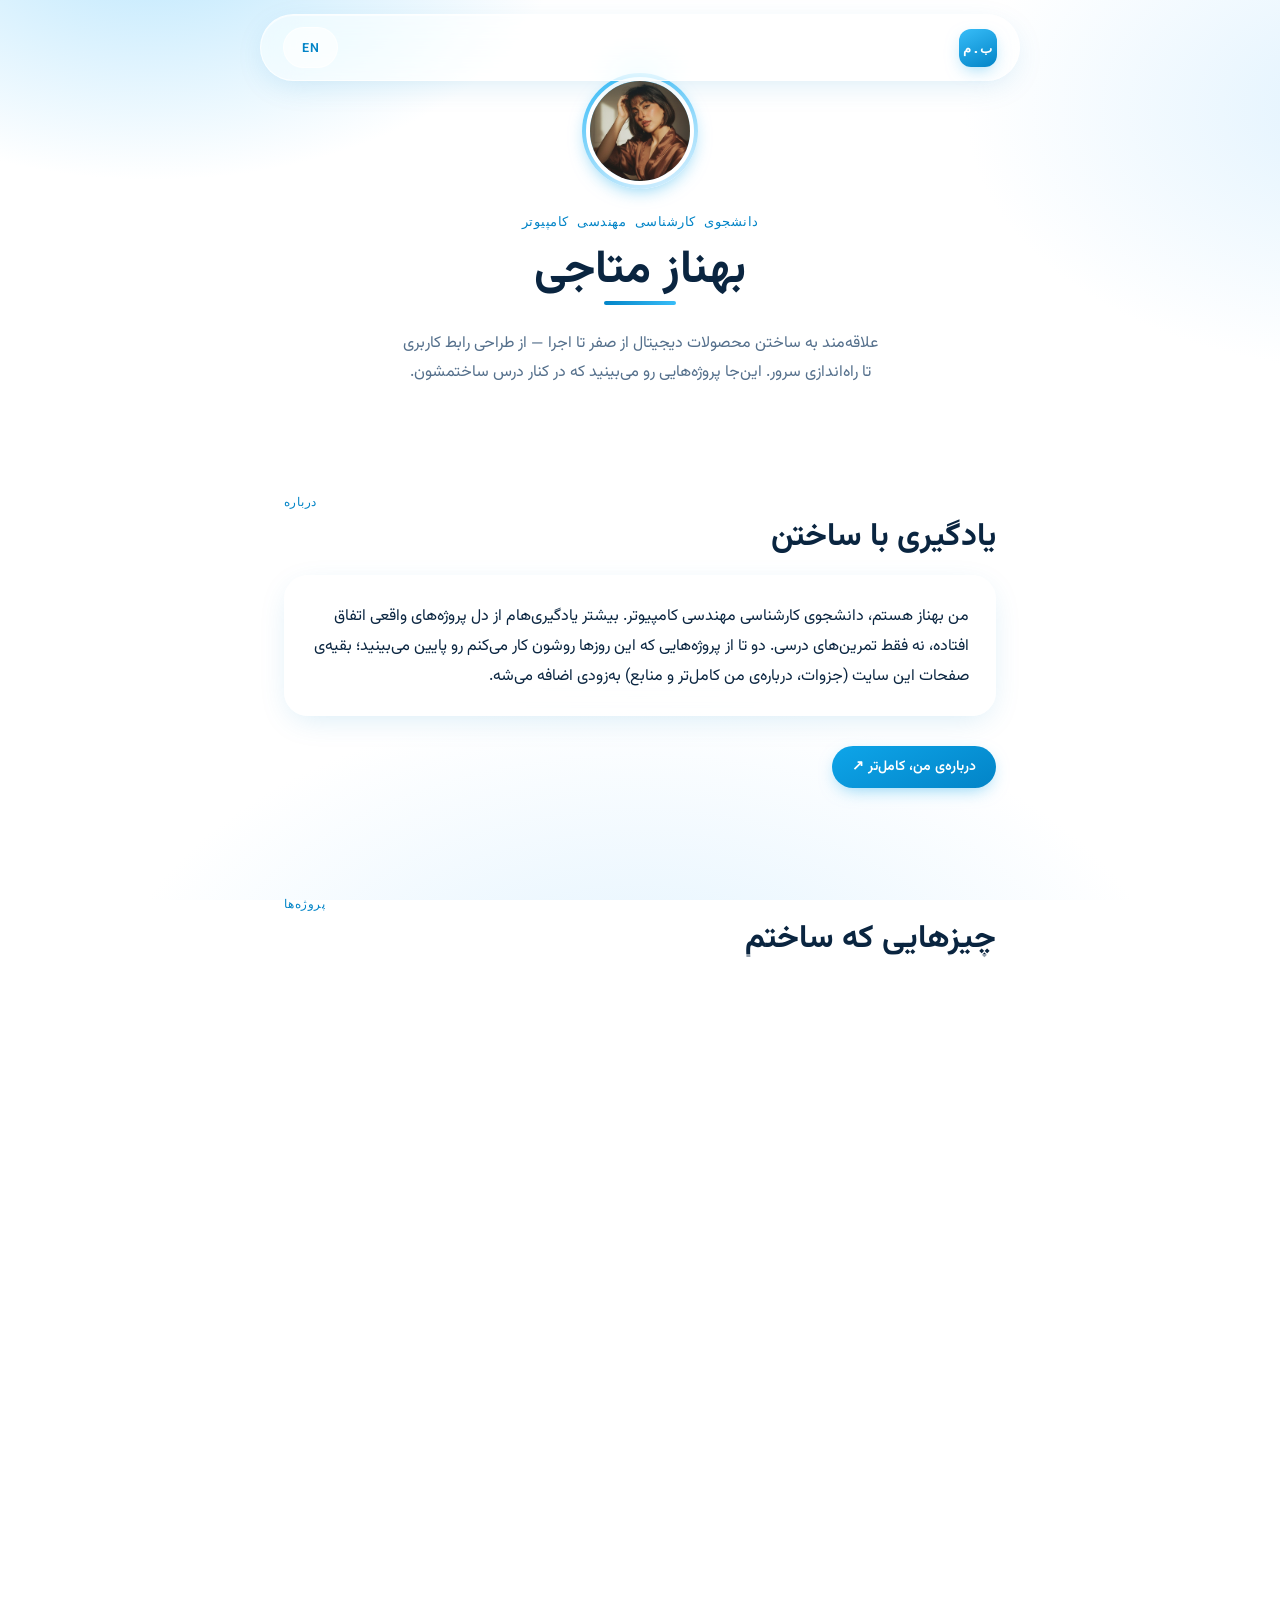
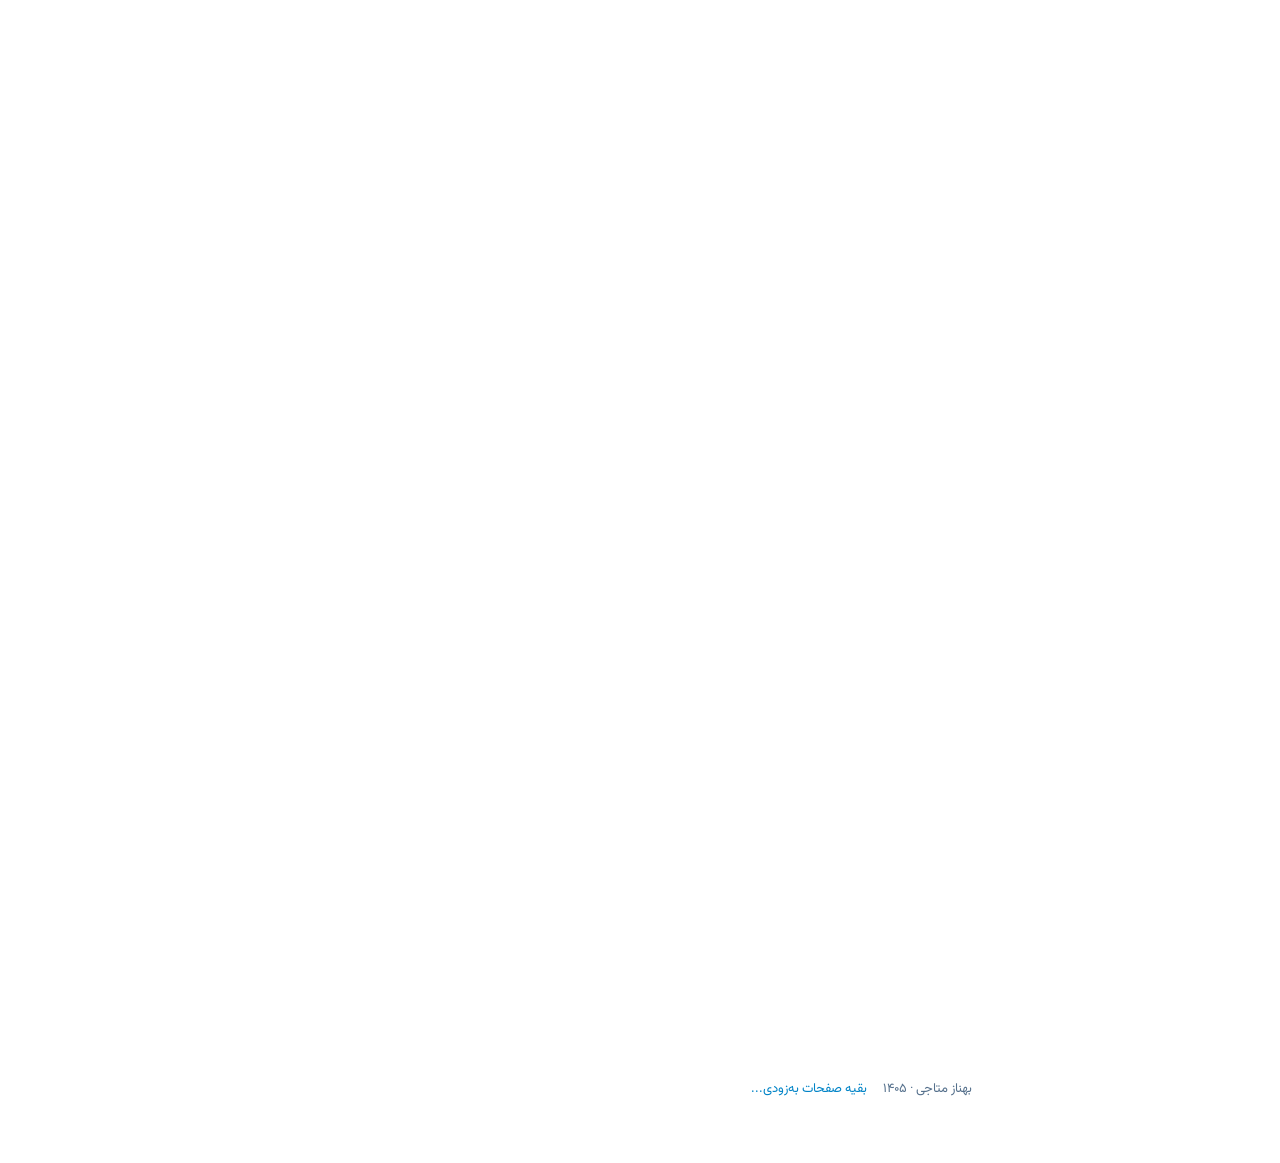
<file: index.html>
<!DOCTYPE html>
<html lang="fa">
<head>
<meta charset="UTF-8">
<meta name="viewport" content="width=device-width, initial-scale=1.0">
<title>بهناز متاجی — Behnaz Mataji</title>
<meta name="description" content="بهناز متاجی، دانشجوی کارشناسی مهندسی کامپیوتر — پروژه‌ها و مسیر یادگیری">
<link rel="preconnect" href="https://fonts.googleapis.com">
<link rel="preconnect" href="https://fonts.gstatic.com" crossorigin>
<link href="https://fonts.googleapis.com/css2?family=Fraunces:ital,wght@0,600;1,600&family=Inter:wght@400;500;600&family=IBM+Plex+Mono:wght@400;500&family=Vazirmatn:wght@400;500;700&display=swap" rel="stylesheet">
<link rel="stylesheet" href="style.css">
</head>
<body data-lang="fa">

<header>
  <div class="wrap header-row">
    <div class="mark mono">ب.م</div>
    <button class="lang-toggle mono" id="langToggle" aria-label="Switch language">
      <span data-fa>EN</span>
      <span data-en>فا</span>
    </button>
  </div>
</header>

<main class="wrap">

  <section class="hero" style="border-top:none; padding-top:6px;">
    <div class="profile-frame">
      <img src="profile.png" alt="Behnaz Mataji">
    </div>

    <p class="eyebrow mono" data-fa>دانشجوی کارشناسی مهندسی کامپیوتر</p>
    <p class="eyebrow mono" data-en>Computer Science Undergraduate</p>

    <h1 class="name display">
      <span data-fa>بهناز متاجی</span>
      <span data-en>Behnaz Mataji</span>
    </h1>

    <div class="stripe" aria-hidden="true"></div>

    <p class="tagline" data-fa>
      علاقه‌مند به ساختن محصولات دیجیتال از صفر تا اجرا — از طراحی رابط کاربری تا راه‌اندازی سرور.
      این‌جا پروژه‌هایی رو می‌بینید که در کنار درس ساختمشون.
    </p>
    <p class="tagline" data-en>
      I like building digital products end to end — from interface to server.
      Below are a couple of projects I've built alongside my coursework.
    </p>
  </section>

  <section id="about">
    <p class="section-label mono" data-fa>درباره</p>
    <p class="section-label mono" data-en>About</p>
    <h2 class="display" data-fa>یادگیری با ساختن</h2>
    <h2 class="display" data-en>Learning by building</h2>
    <div class="about-body">
      <p data-fa>
        من بهناز هستم، دانشجوی کارشناسی مهندسی کامپیوتر. بیشتر یادگیری‌هام از دل پروژه‌های واقعی اتفاق افتاده،
        نه فقط تمرین‌های درسی. دو تا از پروژه‌هایی که این روزها روشون کار می‌کنم رو پایین می‌بینید؛
        بقیه‌ی صفحات این سایت (جزوات، درباره‌ی من کامل‌تر و منابع) به‌زودی اضافه می‌شه.
      </p>
      <p data-en>
        I'm Behnaz, a Computer Science undergraduate. Most of what I've learned so far came from
        building real projects rather than just coursework exercises. Below are two I've been
        working on lately — more pages (notes, a fuller bio, resources) are on their way.
      </p>
    </div>
    <p style="margin-top:16px;">
      <a class="project-link" href="about.html" data-fa>درباره‌ی من، کامل‌تر ↗</a>
      <a class="project-link" href="about.html" data-en>More about me ↗</a>
    </p>
  </section>

  <section id="projects">
    <p class="section-label mono" data-fa>پروژه‌ها</p>
    <p class="section-label mono" data-en>Projects</p>
    <h2 class="display" data-fa>چیزهایی که ساختم</h2>
    <h2 class="display" data-en>Things I've built</h2>

    <!-- Project 1 — Viyan Boutique -->
    <article class="project viyan">
      <div class="win-bar">
        <span class="dot"></span><span class="dot"></span><span class="dot"></span>
        <span class="path mono">~viyan-boutique</span>
      </div>
      <img class="shot" src="viyan-boutique.jpg" alt="Viyan Boutique repository">
      <div class="project-body">
        <h3 data-fa>بوتیک ویان</h3>
        <h3 data-en>Viyan Boutique</h3>
        <p data-fa>
          یه فروشگاه آنلاین لباس، با فرانت‌اند React و بک‌اند Django. شامل یه صفحه‌ی
          نمایش کمپین برای معرفی مجموعه‌های ویژه.
        </p>
        <p data-en>
          An online clothing storefront with a React frontend and a Django backend,
          including a dedicated campaign showcase page for featured collections.
        </p>
        <div class="chips mono">
          <span class="chip">React</span>
          <span class="chip">Django</span>
          <span class="chip">Vite</span>
        </div>
        <a class="project-link" href="viyan-boutique.html" data-fa>توضیح بیشتر ↗</a>
        <a class="project-link" href="viyan-boutique.html" data-en>More details ↗</a>
        <br>
        <a class="project-link" href="https://ai.studio/apps/bbc1c95d-3691-402d-9378-4267519207da?fullscreenApplet=true" target="_blank" rel="noopener" data-fa>مشاهده‌ی دمو زنده ↗</a>
        <a class="project-link" href="https://ai.studio/apps/bbc1c95d-3691-402d-9378-4267519207da?fullscreenApplet=true" target="_blank" rel="noopener" data-en>View live demo ↗</a>
        <br>
        <a class="project-link" href="https://github.com/matajibehnaz5-boop/viyan-boutique-django-2003" target="_blank" rel="noopener" data-fa>مشاهده‌ی مخزن ↗</a>
        <a class="project-link" href="https://github.com/matajibehnaz5-boop/viyan-boutique-django-2003" target="_blank" rel="noopener" data-en>View repository ↗</a>
      </div>
    </article>

    <!-- Project 2 — Samane Daneshjooei / Vazir dashboard -->
    <article class="project samane">
      <div class="win-bar">
        <span class="dot"></span><span class="dot"></span><span class="dot"></span>
        <span class="path mono">~samane-daneshjooei</span>
      </div>
      <img class="shot" src="samane-dashboard.jpg" alt="Student dashboard repository">
      <div class="project-body">
        <h3 data-fa>سامانه دانشجویی</h3>
        <h3 data-en>Student Portal</h3>
        <p data-fa>
          یه داشبورد دانشجویی با Firebase برای مدیریت اطلاعات و فعالیت‌های دانشجویان، در حال توسعه.
        </p>
        <p data-en>
          A student dashboard built with Firebase for managing student data and activity — currently in progress.
        </p>
        <div class="chips mono">
          <span class="chip">Firebase</span>
          <span class="chip">JavaScript</span>
        </div>
        <a class="project-link" href="samane-daneshjooei.html" data-fa>توضیح بیشتر ↗</a>
        <a class="project-link" href="samane-daneshjooei.html" data-en>More details ↗</a>
        <br>
        <a class="project-link" href="https://ai.studio/apps/6566148e-5249-4ef8-a22e-77bd51cf004d?fullscreenApplet=true" target="_blank" rel="noopener" data-fa>مشاهده‌ی دمو زنده ↗</a>
        <a class="project-link" href="https://ai.studio/apps/6566148e-5249-4ef8-a22e-77bd51cf004d?fullscreenApplet=true" target="_blank" rel="noopener" data-en>View live demo ↗</a>
        <br>
        <a class="project-link" href="https://github.com/matajibehnaz5-boop/Samane-danshhoei00" target="_blank" rel="noopener" data-fa>مشاهده‌ی مخزن ↗</a>
        <a class="project-link" href="https://github.com/matajibehnaz5-boop/Samane-danshhoei00" target="_blank" rel="noopener" data-en>View repository ↗</a>
      </div>
    </article>
  </section>

  <footer>
    <span data-fa>بهناز متاجی · ۱۴۰۵</span>
    <span data-en>Behnaz Mataji · 2026</span>
    <span class="more-soon" data-fa>بقیه صفحات به‌زودی...</span>
    <span class="more-soon" data-en>More pages coming soon...</span>
  </footer>

</main>

<script src="script.js"></script>
</body>
</html>
</file>
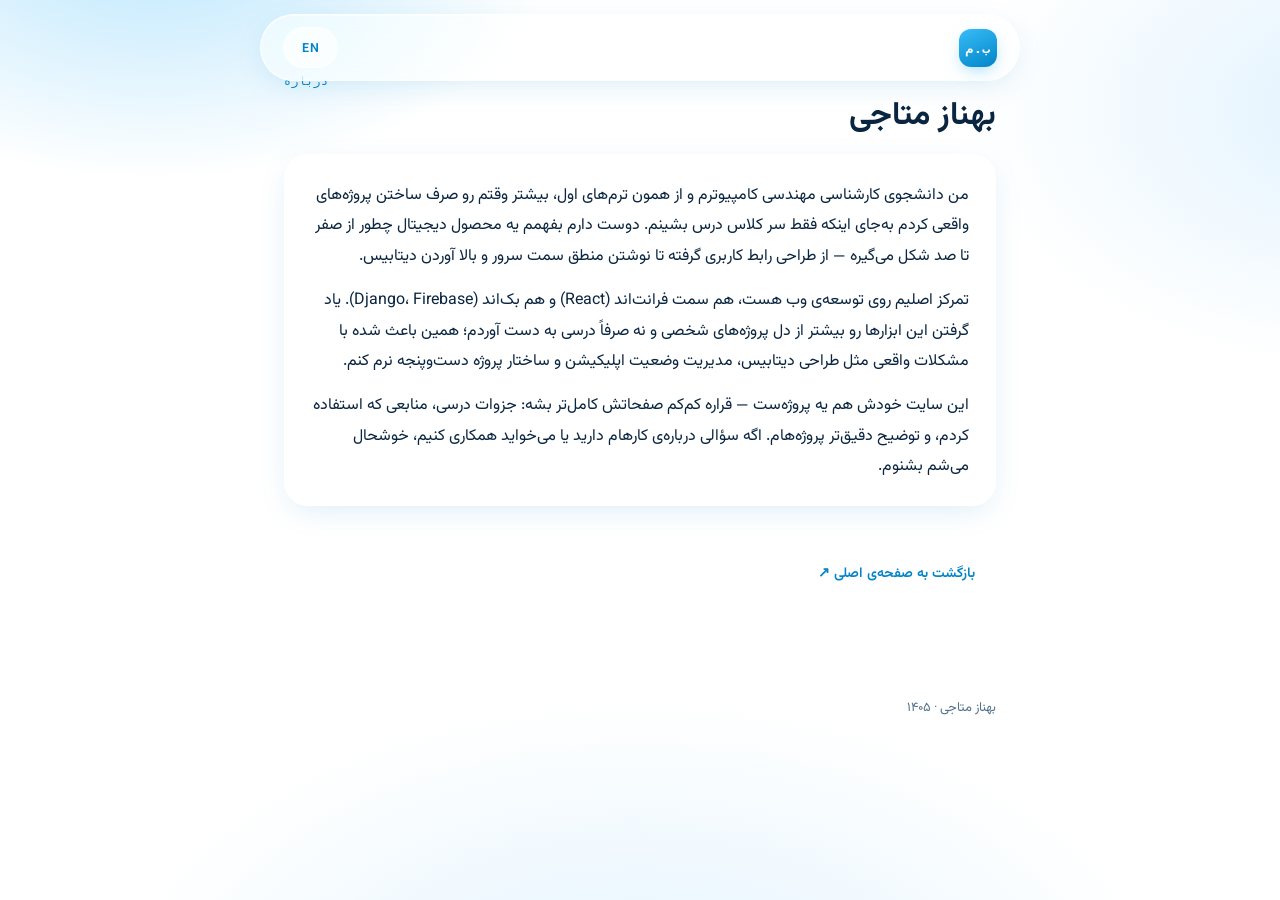
<file: about-2.html>
<!DOCTYPE html>
<html lang="fa">
<head>
<meta charset="UTF-8">
<meta name="viewport" content="width=device-width, initial-scale=1.0">
<title>درباره‌ی من — Behnaz Mataji</title>
<meta name="description" content="بهناز متاجی، دانشجوی کارشناسی مهندسی کامپیوتر — درباره‌ی من">
<link rel="preconnect" href="https://fonts.googleapis.com">
<link rel="preconnect" href="https://fonts.gstatic.com" crossorigin>
<link href="https://fonts.googleapis.com/css2?family=Fraunces:ital,wght@0,600;1,600&family=Inter:wght@400;500;600&family=IBM+Plex+Mono:wght@400;500&family=Vazirmatn:wght@400;500;700&display=swap" rel="stylesheet">
<link rel="stylesheet" href="style.css">
</head>
<body data-lang="fa">

<header>
  <div class="wrap header-row">
    <div class="mark mono">ب.م</div>
    <button class="lang-toggle mono" id="langToggle" aria-label="Switch language">
      <span data-fa>EN</span>
      <span data-en>فا</span>
    </button>
  </div>
</header>

<main class="wrap">

  <section id="about-full" style="border-top:none; padding-top:6px;">
    <p class="section-label mono" data-fa>درباره</p>
    <p class="section-label mono" data-en>About</p>
    <h1 class="display" data-fa>بهناز متاجی</h1>
    <h1 class="display" data-en>Behnaz Mataji</h1>

    <div class="about-body">
      <p data-fa>
        من دانشجوی کارشناسی مهندسی کامپیوترم و از همون ترم‌های اول، بیشتر وقتم رو صرف ساختن پروژه‌های واقعی
        کردم به‌جای اینکه فقط سر کلاس درس بشینم. دوست دارم بفهمم یه محصول دیجیتال چطور از صفر تا صد شکل می‌گیره —
        از طراحی رابط کاربری گرفته تا نوشتن منطق سمت سرور و بالا آوردن دیتابیس.
      </p>
      <p data-fa>
        تمرکز اصلیم روی توسعه‌ی وب هست، هم سمت فرانت‌اند (React) و هم بک‌اند (Django، Firebase). یاد گرفتن این
        ابزارها رو بیشتر از دل پروژه‌های شخصی و نه صرفاً درسی به دست آوردم؛ همین باعث شده با مشکلات واقعی مثل
        طراحی دیتابیس، مدیریت وضعیت اپلیکیشن و ساختار پروژه دست‌وپنجه نرم کنم.
      </p>
      <p data-fa>
        این سایت خودش هم یه پروژه‌ست — قراره کم‌کم صفحاتش کامل‌تر بشه: جزوات درسی، منابعی که استفاده کردم، و
        توضیح دقیق‌تر پروژه‌هام. اگه سؤالی درباره‌ی کارهام دارید یا می‌خواید همکاری کنیم، خوشحال می‌شم بشنوم.
      </p>

      <p data-en>
        I'm a Computer Science undergraduate, and from early on I've spent most of my time building real
        projects rather than just sitting through lectures. I like understanding how a digital product comes
        together end to end — from interface design to server-side logic and the database underneath.
      </p>
      <p data-en>
        My main focus is web development, on both the frontend (React) and backend (Django, Firebase) sides.
        I picked up most of these tools through personal projects rather than coursework alone, which meant
        wrestling with real problems: database design, application state, and project structure.
      </p>
      <p data-en>
        This site is itself a project in progress — more pages are coming: study notes, resources I've used,
        and deeper write-ups of my projects. If you have questions about my work or want to collaborate, I'd
        love to hear from you.
      </p>
    </div>

    <p style="margin-top:32px;">
      <a class="project-link" href="index.html" data-fa>بازگشت به صفحه‌ی اصلی ↗</a>
      <a class="project-link" href="index.html" data-en>Back to home ↗</a>
    </p>
  </section>

</main>

<footer>
  <span data-fa>بهناز متاجی · ۱۴۰۵</span>
  <span data-en>Behnaz Mataji · 2026</span>
</footer>

<script src="script.js"></script>
</body>
</html>
</file>
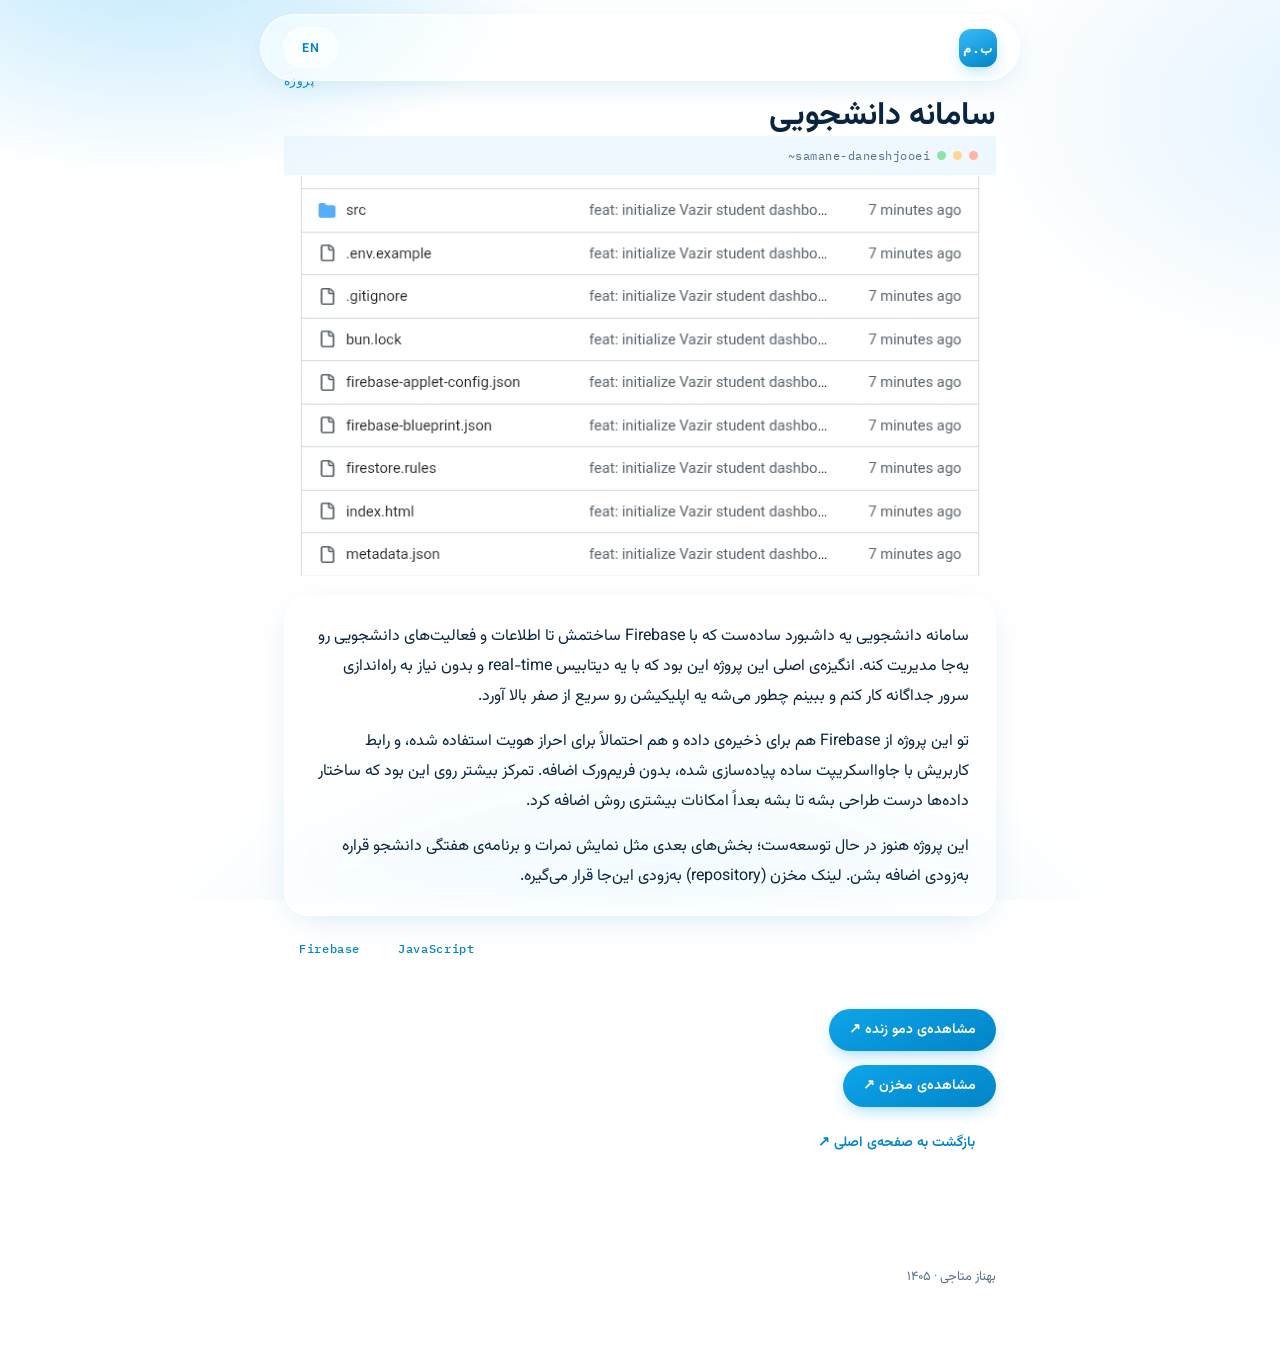
<file: samane-daneshjooei-3.html>
<!DOCTYPE html>
<html lang="fa">
<head>
<meta charset="UTF-8">
<meta name="viewport" content="width=device-width, initial-scale=1.0">
<title>سامانه دانشجویی — Behnaz Mataji</title>
<meta name="description" content="سامانه دانشجویی — داشبورد دانشجویی با Firebase">
<link rel="preconnect" href="https://fonts.googleapis.com">
<link rel="preconnect" href="https://fonts.gstatic.com" crossorigin>
<link href="https://fonts.googleapis.com/css2?family=Fraunces:ital,wght@0,600;1,600&family=Inter:wght@400;500;600&family=IBM+Plex+Mono:wght@400;500&family=Vazirmatn:wght@400;500;700&display=swap" rel="stylesheet">
<link rel="stylesheet" href="style.css">
</head>
<body data-lang="fa">

<header>
  <div class="wrap header-row">
    <div class="mark mono">ب.م</div>
    <button class="lang-toggle mono" id="langToggle" aria-label="Switch language">
      <span data-fa>EN</span>
      <span data-en>فا</span>
    </button>
  </div>
</header>

<main class="wrap">

  <section id="samane-full" style="border-top:none; padding-top:6px;">
    <p class="section-label mono" data-fa>پروژه</p>
    <p class="section-label mono" data-en>Project</p>
    <h1 class="display" data-fa>سامانه دانشجویی</h1>
    <h1 class="display" data-en>Student Portal</h1>

    <div class="win-bar">
      <span class="dot"></span><span class="dot"></span><span class="dot"></span>
      <span class="path mono">~samane-daneshjooei</span>
    </div>
    <img class="shot" src="samane-dashboard.jpg" alt="Student dashboard repository">

    <div class="about-body">
      <p data-fa>
        سامانه دانشجویی یه داشبورد ساده‌ست که با Firebase ساختمش تا اطلاعات و فعالیت‌های دانشجویی رو یه‌جا
        مدیریت کنه. انگیزه‌ی اصلی این پروژه این بود که با یه دیتابیس real-time و بدون نیاز به راه‌اندازی سرور
        جداگانه کار کنم و ببینم چطور می‌شه یه اپلیکیشن رو سریع از صفر بالا آورد.
      </p>
      <p data-fa>
        تو این پروژه از Firebase هم برای ذخیره‌ی داده و هم احتمالاً برای احراز هویت استفاده شده، و رابط کاربریش
        با جاوااسکریپت ساده پیاده‌سازی شده، بدون فریم‌ورک اضافه. تمرکز بیشتر روی این بود که ساختار داده‌ها درست
        طراحی بشه تا بشه بعداً امکانات بیشتری روش اضافه کرد.
      </p>
      <p data-fa>
        این پروژه هنوز در حال توسعه‌ست؛ بخش‌های بعدی مثل نمایش نمرات و برنامه‌ی هفتگی دانشجو قراره به‌زودی اضافه
        بشن. لینک مخزن (repository) به‌زودی این‌جا قرار می‌گیره.
      </p>

      <p data-en>
        The Student Portal is a simple dashboard built with Firebase to manage student data and activity in
        one place. The main motivation behind this project was to work with a real-time database without
        setting up a separate server, and to see how quickly an application can be built from scratch.
      </p>
      <p data-en>
        Firebase is used both for data storage and, likely, authentication, while the interface is built with
        plain JavaScript, without an additional framework. The focus was mostly on designing the data structure
        properly so more features could be added later.
      </p>
      <p data-en>
        The project is still in progress; upcoming features include a grades view and a weekly student
        schedule. The repository link will be added here soon.
      </p>
    </div>

    <div class="chips mono">
      <span class="chip">Firebase</span>
      <span class="chip">JavaScript</span>
    </div>

    <p style="margin-top:32px;">
      <a class="project-link" href="https://ai.studio/apps/6566148e-5249-4ef8-a22e-77bd51cf004d?fullscreenApplet=true" target="_blank" rel="noopener" data-fa>مشاهده‌ی دمو زنده ↗</a>
      <a class="project-link" href="https://ai.studio/apps/6566148e-5249-4ef8-a22e-77bd51cf004d?fullscreenApplet=true" target="_blank" rel="noopener" data-en>View live demo ↗</a>
      <br>
      <a class="project-link" href="https://github.com/matajibehnaz5-boop/Samane-danshhoei00" target="_blank" rel="noopener" data-fa>مشاهده‌ی مخزن ↗</a>
      <a class="project-link" href="https://github.com/matajibehnaz5-boop/Samane-danshhoei00" target="_blank" rel="noopener" data-en>View repository ↗</a>
      <br>
      <a class="project-link" href="index.html" data-fa>بازگشت به صفحه‌ی اصلی ↗</a>
      <a class="project-link" href="index.html" data-en>Back to home ↗</a>
    </p>
  </section>

</main>

<footer>
  <span data-fa>بهناز متاجی · ۱۴۰۵</span>
  <span data-en>Behnaz Mataji · 2026</span>
</footer>

<script src="script.js"></script>
</body>
</html>
</file>
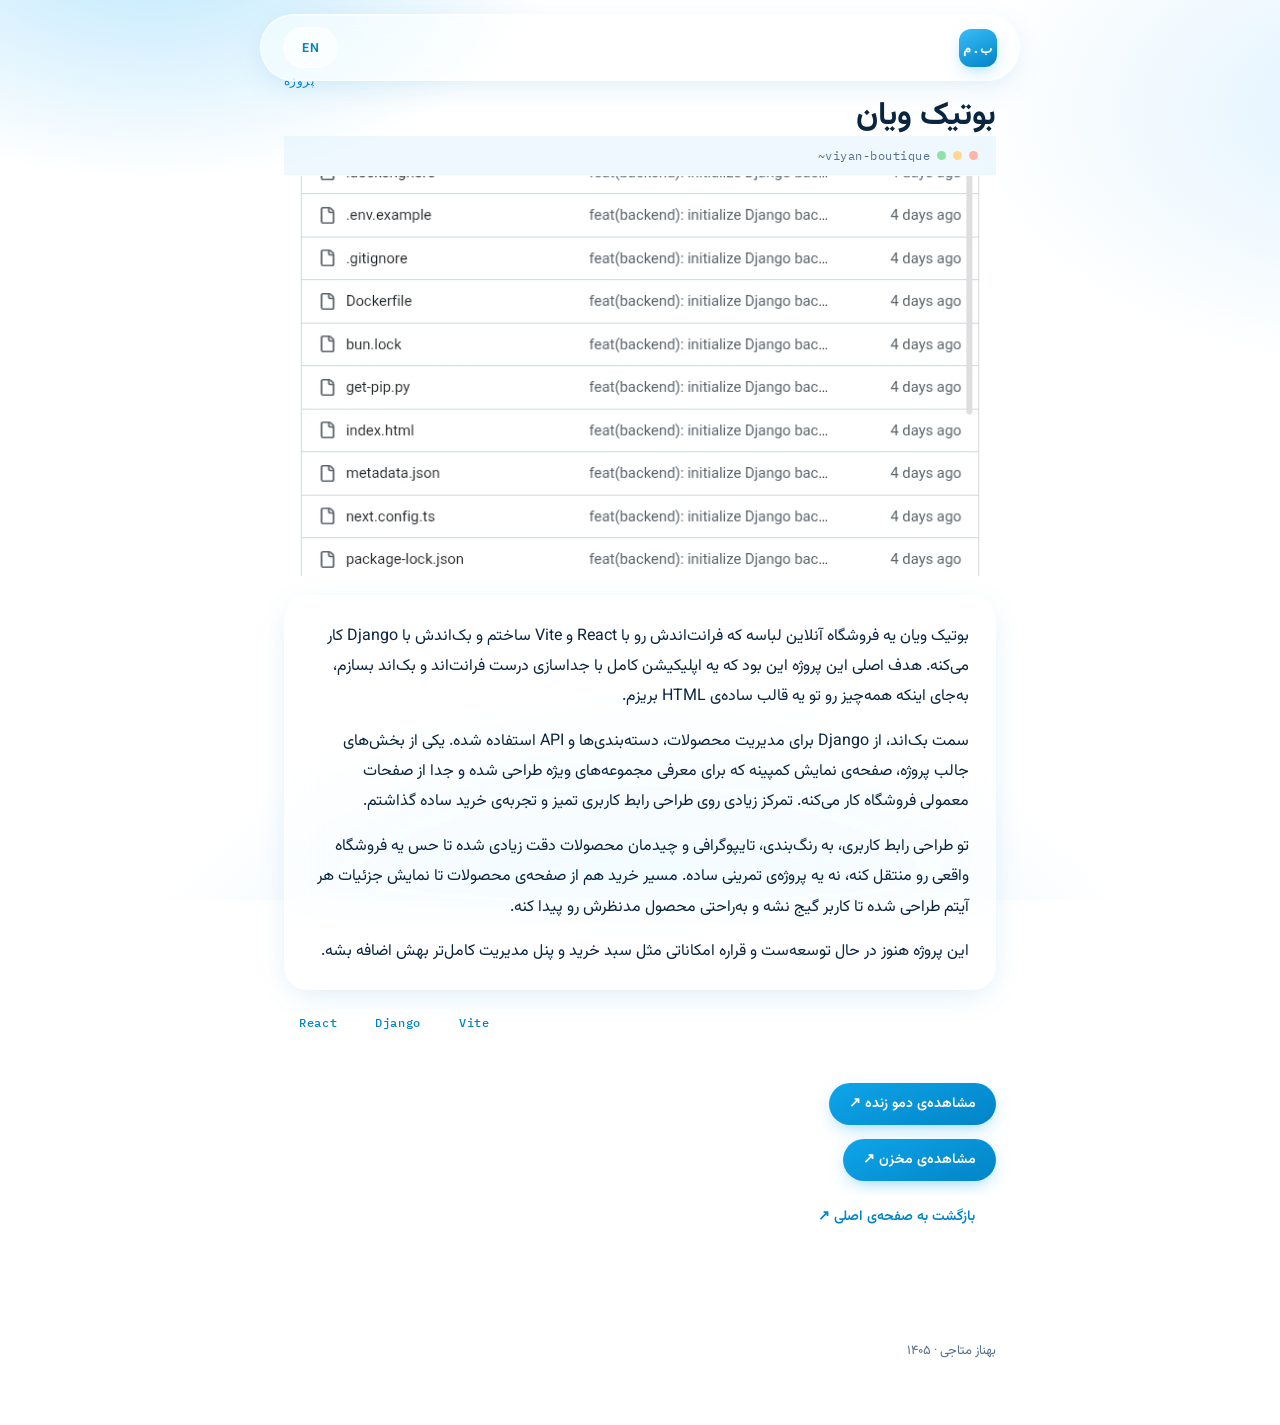
<file: viyan-boutique-4.html>
<!DOCTYPE html>
<html lang="fa">
<head>
<meta charset="UTF-8">
<meta name="viewport" content="width=device-width, initial-scale=1.0">
<title>بوتیک ویان — Behnaz Mataji</title>
<meta name="description" content="بوتیک ویان — فروشگاه آنلاین لباس با React و Django">
<link rel="preconnect" href="https://fonts.googleapis.com">
<link rel="preconnect" href="https://fonts.gstatic.com" crossorigin>
<link href="https://fonts.googleapis.com/css2?family=Fraunces:ital,wght@0,600;1,600&family=Inter:wght@400;500;600&family=IBM+Plex+Mono:wght@400;500&family=Vazirmatn:wght@400;500;700&display=swap" rel="stylesheet">
<link rel="stylesheet" href="style.css">
</head>
<body data-lang="fa">

<header>
  <div class="wrap header-row">
    <div class="mark mono">ب.م</div>
    <button class="lang-toggle mono" id="langToggle" aria-label="Switch language">
      <span data-fa>EN</span>
      <span data-en>فا</span>
    </button>
  </div>
</header>

<main class="wrap">

  <section id="viyan-full" style="border-top:none; padding-top:6px;">
    <p class="section-label mono" data-fa>پروژه</p>
    <p class="section-label mono" data-en>Project</p>
    <h1 class="display" data-fa>بوتیک ویان</h1>
    <h1 class="display" data-en>Viyan Boutique</h1>

    <div class="win-bar">
      <span class="dot"></span><span class="dot"></span><span class="dot"></span>
      <span class="path mono">~viyan-boutique</span>
    </div>
    <img class="shot" src="viyan-boutique.jpg" alt="Viyan Boutique repository">

    <div class="about-body">
      <p data-fa>
        بوتیک ویان یه فروشگاه آنلاین لباسه که فرانت‌اندش رو با React و Vite ساختم و بک‌اندش با Django کار می‌کنه.
        هدف اصلی این پروژه این بود که یه اپلیکیشن کامل با جداسازی درست فرانت‌اند و بک‌اند بسازم، به‌جای اینکه
        همه‌چیز رو تو یه قالب ساده‌ی HTML بریزم.
      </p>
      <p data-fa>
        سمت بک‌اند، از Django برای مدیریت محصولات، دسته‌بندی‌ها و API استفاده شده. یکی از بخش‌های جالب پروژه، صفحه‌ی
        نمایش کمپینه که برای معرفی مجموعه‌های ویژه طراحی شده و جدا از صفحات معمولی فروشگاه کار می‌کنه. تمرکز زیادی
        روی طراحی رابط کاربری تمیز و تجربه‌ی خرید ساده گذاشتم.
      </p>
      <p data-fa>
        تو طراحی رابط کاربری، به رنگ‌بندی، تایپوگرافی و چیدمان محصولات دقت زیادی شده تا حس یه فروشگاه واقعی
        رو منتقل کنه، نه یه پروژه‌ی تمرینی ساده. مسیر خرید هم از صفحه‌ی محصولات تا نمایش جزئیات هر آیتم طراحی
        شده تا کاربر گیج نشه و به‌راحتی محصول مدنظرش رو پیدا کنه.
      </p>
      <p data-fa>
        این پروژه هنوز در حال توسعه‌ست و قراره امکاناتی مثل سبد خرید و پنل مدیریت کامل‌تر بهش اضافه بشه.
      </p>

      <p data-en>
        Viyan Boutique is an online clothing storefront with a React + Vite frontend and a Django backend. The
        main goal of this project was to build a full application with a proper separation between frontend
        and backend, rather than putting everything in a single static page.
      </p>
      <p data-en>
        On the backend, Django handles products, categories, and the API. One of the more interesting parts is
        a dedicated campaign showcase page built to highlight featured collections separately from the regular
        store pages. I put a lot of focus on clean UI design and a simple shopping experience.
      </p>
      <p data-en>
        A lot of care went into the color palette, typography, and product layout to make it feel like a real
        storefront rather than a practice exercise. The browsing flow — from the product listing to individual
        item details — was designed to keep things clear and easy to navigate.
      </p>
      <p data-en>
        The project is still under active development — a shopping cart and a fuller admin panel are planned
        next.
      </p>
    </div>

    <div class="chips mono">
      <span class="chip">React</span>
      <span class="chip">Django</span>
      <span class="chip">Vite</span>
    </div>

    <p style="margin-top:32px;">
      <a class="project-link" href="https://ai.studio/apps/bbc1c95d-3691-402d-9378-4267519207da?fullscreenApplet=true" target="_blank" rel="noopener" data-fa>مشاهده‌ی دمو زنده ↗</a>
      <a class="project-link" href="https://ai.studio/apps/bbc1c95d-3691-402d-9378-4267519207da?fullscreenApplet=true" target="_blank" rel="noopener" data-en>View live demo ↗</a>
      <br>
      <a class="project-link" href="https://github.com/matajibehnaz5-boop/viyan-boutique-django-2003" target="_blank" rel="noopener" data-fa>مشاهده‌ی مخزن ↗</a>
      <a class="project-link" href="https://github.com/matajibehnaz5-boop/viyan-boutique-django-2003" target="_blank" rel="noopener" data-en>View repository ↗</a>
      <br>
      <a class="project-link" href="index.html" data-fa>بازگشت به صفحه‌ی اصلی ↗</a>
      <a class="project-link" href="index.html" data-en>Back to home ↗</a>
    </p>
  </section>

</main>

<footer>
  <span data-fa>بهناز متاجی · ۱۴۰۵</span>
  <span data-en>Behnaz Mataji · 2026</span>
</footer>

<script src="script.js"></script>
</body>
</html>
</file>
<file: style.css>
/* ==========================================================================
   بهناز متاجی — Portfolio stylesheet (glass edition)
   Sky-blue + white canvas, frosted-glass cards, pill buttons
   ========================================================================== */

:root{
  --white:      #ffffff;
  --sky-50:     #f0f9ff;
  --sky-100:    #e0f2fe;
  --sky-200:    #bae6fd;
  --sky-400:    #38bdf8;
  --sky-500:    #0ea5e9;
  --sky-600:    #0284c7;
  --sky-900:    #0c3a5c;
  --navy-950:   #0a2540;
  --slate-500:  #55708c;

  --glass-bg:      rgba(255,255,255,.55);
  --glass-bg-soft: rgba(255,255,255,.4);
  --glass-border:  rgba(255,255,255,.7);
  --glass-blur: blur(18px) saturate(160%);

  --radius-lg: 24px;
  --radius-md: 16px;
  --radius-pill: 999px;

  --shadow-glass: 0 8px 32px -8px rgba(2,132,199,.18), inset 0 1px 0 rgba(255,255,255,.6);
  --shadow-glass-hover: 0 16px 44px -10px rgba(2,132,199,.28), inset 0 1px 0 rgba(255,255,255,.7);
  --shadow-btn: 0 6px 18px -6px rgba(14,165,233,.55);

  --ease: cubic-bezier(.22,.8,.28,1);
}

*, *::before, *::after{ box-sizing: border-box; }

@media (prefers-reduced-motion: reduce){
  *, *::before, *::after{ animation-duration: .001ms !important; transition-duration: .001ms !important; scroll-behavior: auto !important; }
}

html{ scroll-behavior: smooth; }

body{
  margin: 0;
  min-height: 100vh;
  color: var(--navy-950);
  -webkit-font-smoothing: antialiased;
  text-rendering: optimizeLegibility;
  overflow-x: hidden;
  background:
    radial-gradient(680px 420px at 12% -8%, var(--sky-200), transparent 60%),
    radial-gradient(760px 480px at 108% 12%, var(--sky-100), transparent 55%),
    radial-gradient(900px 560px at 50% 115%, var(--sky-100), transparent 60%),
    var(--white);
  background-attachment: fixed;
}

/* Language direction ------------------------------------------------------ */
body[data-lang="fa"]{ direction: rtl; }
body[data-lang="en"]{ direction: ltr; }

body[data-lang="en"] [data-fa]{ display: none !important; }
body[data-lang="fa"] [data-en]{ display: none !important; }

[data-fa]{ font-family: "Vazirmatn", "Tahoma", sans-serif; }
[data-en]{ font-family: "Inter", "Segoe UI", sans-serif; }

.mono{
  font-family: "IBM Plex Mono", ui-monospace, monospace;
  letter-spacing: .04em;
}
body[data-lang="fa"] .mono{ direction: ltr; unicode-bidi: isolate; }

a{ color: inherit; text-decoration: none; }
img{ max-width: 100%; display: block; }

::selection{ background: var(--sky-500); color: var(--white); }

:focus-visible{
  outline: 2.5px solid var(--sky-500);
  outline-offset: 3px;
  border-radius: 6px;
}

.wrap{
  max-width: 760px;
  margin-inline: auto;
  padding-inline: 24px;
}

/* Header — glass bar --------------------------------------------------------- */
header{
  position: sticky;
  top: 14px;
  z-index: 20;
  margin: 0 auto;
  max-width: 792px;
  padding-inline: 16px;
}

.header-row{
  display: flex;
  align-items: center;
  justify-content: space-between;
  padding: 12px 22px;
  background: var(--glass-bg);
  backdrop-filter: var(--glass-blur);
  -webkit-backdrop-filter: var(--glass-blur);
  border: 1px solid var(--glass-border);
  border-radius: var(--radius-pill);
  box-shadow: var(--shadow-glass);
}

.mark{
  width: 38px;
  height: 38px;
  display: grid;
  place-items: center;
  border-radius: 12px;
  background: linear-gradient(155deg, var(--sky-400), var(--sky-600));
  color: var(--white);
  font-size: 13px;
  font-weight: 600;
  box-shadow: var(--shadow-btn);
}

.lang-toggle{
  border: 1px solid var(--glass-border);
  background: rgba(255,255,255,.65);
  color: var(--sky-600);
  font-size: 12.5px;
  font-weight: 600;
  padding: 8px 18px;
  border-radius: var(--radius-pill);
  cursor: pointer;
  transition: box-shadow .2s var(--ease), transform .15s var(--ease), background .2s var(--ease);
}
.lang-toggle:hover{ background: var(--white); box-shadow: var(--shadow-btn); }
.lang-toggle:active{ transform: scale(.95); }

/* Hero ----------------------------------------------------------------------- */
.hero{
  padding-block: 64px 44px;
  text-align: center;
  position: relative;
}

.profile-frame{
  width: 116px;
  height: 116px;
  margin-inline: auto;
  margin-bottom: 24px;
  border-radius: 50%;
  padding: 4px;
  background: linear-gradient(155deg, var(--sky-400), var(--sky-100));
  box-shadow: var(--shadow-btn);
  animation: frame-in .7s var(--ease) both;
}
.profile-frame img{
  width: 100%;
  height: 100%;
  border-radius: 50%;
  object-fit: cover;
  border: 4px solid var(--white);
}

.eyebrow{
  color: var(--sky-600);
  font-size: 12.5px;
  text-transform: uppercase;
  margin: 0 0 14px;
}

.name{ margin: 0 0 18px; }
.name span{ display: block; }
.name span[data-fa]{
  font-size: clamp(32px, 6vw, 46px);
  font-weight: 700;
  color: var(--navy-950);
}
.name span[data-en]{
  font-family: "Fraunces", serif;
  font-style: italic;
  font-weight: 600;
  font-size: clamp(30px, 5.6vw, 44px);
  color: var(--navy-950);
}

.stripe{
  width: 72px;
  height: 4px;
  margin: 0 auto 24px;
  border-radius: var(--radius-pill);
  background: linear-gradient(90deg, var(--sky-600), var(--sky-400), var(--sky-100));
  background-size: 200% 100%;
  animation: stripe-sweep 3.2s ease-in-out infinite;
}

.tagline{
  max-width: 480px;
  margin-inline: auto;
  color: var(--slate-500);
  font-size: 16px;
  line-height: 1.85;
}

/* Display headings ------------------------------------------------------------ */
.display{ margin: 0; line-height: 1.25; }
h1.display, h2.display{ color: var(--navy-950); }
[data-fa].display, .display[data-fa]{
  font-weight: 700;
  font-size: clamp(24px, 4.4vw, 32px);
}
[data-en].display, .display[data-en]{
  font-family: "Fraunces", serif;
  font-style: italic;
  font-weight: 600;
  font-size: clamp(22px, 4vw, 30px);
}

.section-label{
  color: var(--sky-600);
  font-size: 11.5px;
  text-transform: uppercase;
  margin: 0 0 8px;
}

section{ padding-block: 46px; }

/* About — glass panel ---------------------------------------------------------- */
.about-body{
  background: var(--glass-bg-soft);
  backdrop-filter: var(--glass-blur);
  -webkit-backdrop-filter: var(--glass-blur);
  border: 1px solid var(--glass-border);
  border-radius: var(--radius-lg);
  box-shadow: var(--shadow-glass);
  padding: 26px 26px 22px;
  margin-top: 18px;
}
.about-body p{
  color: var(--navy-950);
  font-size: 16px;
  line-height: 1.9;
  margin: 14px 0 0;
}
.about-body p:first-child{ margin-top: 0; }

/* Projects — glass cards -------------------------------------------------------- */
.project{
  margin-top: 28px;
  border-radius: var(--radius-lg);
  overflow: hidden;
  background: var(--glass-bg);
  backdrop-filter: var(--glass-blur);
  -webkit-backdrop-filter: var(--glass-blur);
  border: 1px solid var(--glass-border);
  box-shadow: var(--shadow-glass);
  transition: transform .3s var(--ease), box-shadow .3s var(--ease);
}
.project:hover{
  transform: translateY(-6px);
  box-shadow: var(--shadow-glass-hover);
}

.win-bar{
  display: flex;
  align-items: center;
  gap: 7px;
  padding: 12px 18px;
  background: rgba(224,242,254,.55);
  border-bottom: 1px solid var(--glass-border);
}
.dot{ width: 9px; height: 9px; border-radius: 50%; background: var(--sky-200); }
.dot:nth-child(1){ background: #ffb4a8; }
.dot:nth-child(2){ background: #ffd792; }
.dot:nth-child(3){ background: #8fe1a8; }
.path{ margin-inline-start: 8px; color: var(--slate-500); font-size: 12px; }

.shot{
  width: 100%;
  aspect-ratio: 16/9;
  object-fit: cover;
  border-bottom: 1px solid var(--glass-border);
}

.project-body{ padding: 24px 24px 26px; }
.project-body h3{
  margin: 0 0 10px;
  font-size: 20px;
  color: var(--navy-950);
}
.project-body h3[data-en]{ font-family: "Fraunces", serif; font-style: italic; font-weight: 600; }
.project-body p{
  margin: 0;
  color: var(--slate-500);
  font-size: 15px;
  line-height: 1.8;
}

.chips{
  display: flex;
  flex-wrap: wrap;
  gap: 8px;
  margin-top: 18px;
}
.chip{
  padding: 6px 14px;
  border-radius: var(--radius-pill);
  background: rgba(255,255,255,.6);
  border: 1px solid var(--glass-border);
  color: var(--sky-600);
  font-size: 11.5px;
  font-weight: 500;
}

/* Buttons ------------------------------------------------------------------------ */
.project-link{
  display: inline-flex;
  align-items: center;
  gap: 6px;
  margin-top: 14px;
  margin-inline-end: 10px;
  padding: 10px 20px;
  border-radius: var(--radius-pill);
  font-weight: 600;
  font-size: 14px;
  background: linear-gradient(155deg, var(--sky-500), var(--sky-600));
  color: var(--white);
  box-shadow: var(--shadow-btn);
  transition: transform .18s var(--ease), box-shadow .18s var(--ease), filter .18s var(--ease);
}
.project-link:hover{
  transform: translateY(-2px);
  box-shadow: 0 12px 26px -8px rgba(14,165,233,.6);
  filter: brightness(1.05);
}
.project-link:active{ transform: translateY(0); }

/* Back-to-home links: lighter glass-outline style */
a.project-link[href="index.html"]{
  background: rgba(255,255,255,.6);
  color: var(--sky-600);
  border: 1px solid var(--glass-border);
  box-shadow: none;
}
a.project-link[href="index.html"]:hover{
  background: var(--white);
  box-shadow: var(--shadow-btn);
}

/* Footer ------------------------------------------------------------------------- */
footer{
  padding: 40px 24px 64px;
  max-width: 760px;
  margin-inline: auto;
  display: flex;
  flex-wrap: wrap;
  gap: 8px 16px;
  align-items: center;
  color: var(--slate-500);
  font-size: 13px;
}
.more-soon{ color: var(--sky-600); }

/* Motion ------------------------------------------------------------------------- */
@keyframes frame-in{
  from{ opacity: 0; transform: scale(.85); }
  to{ opacity: 1; transform: scale(1); }
}
@keyframes stripe-sweep{
  0%, 100%{ background-position: 0% 50%; }
  50%{ background-position: 100% 50%; }
}

/* Responsive ---------------------------------------------------------------------- */
@media (max-width: 560px){
  .wrap{ padding-inline: 18px; }
  header{ top: 10px; padding-inline: 10px; }
  .header-row{ padding: 10px 16px; }
  .hero{ padding-block: 48px 32px; }
  section{ padding-block: 36px; }
  .about-body{ padding: 20px; }
  .project-body{ padding: 18px; }
}
</file>
